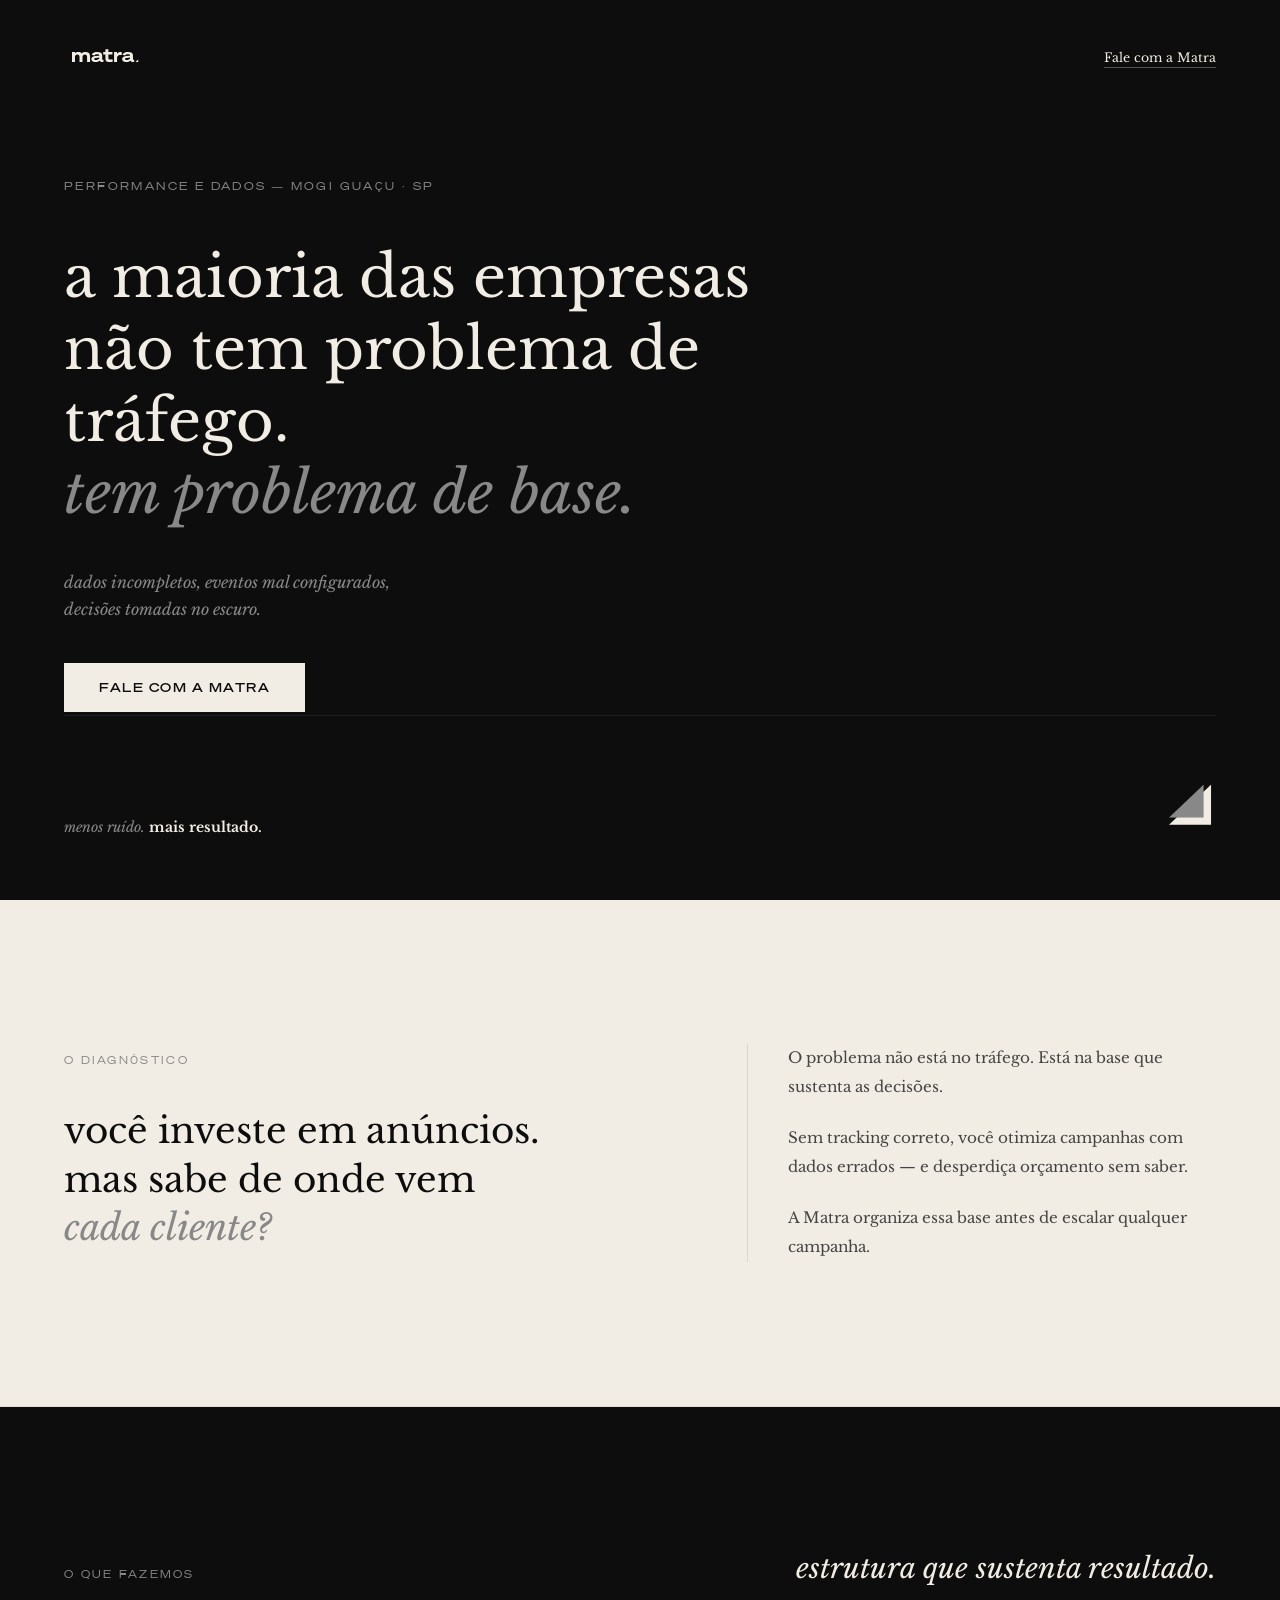
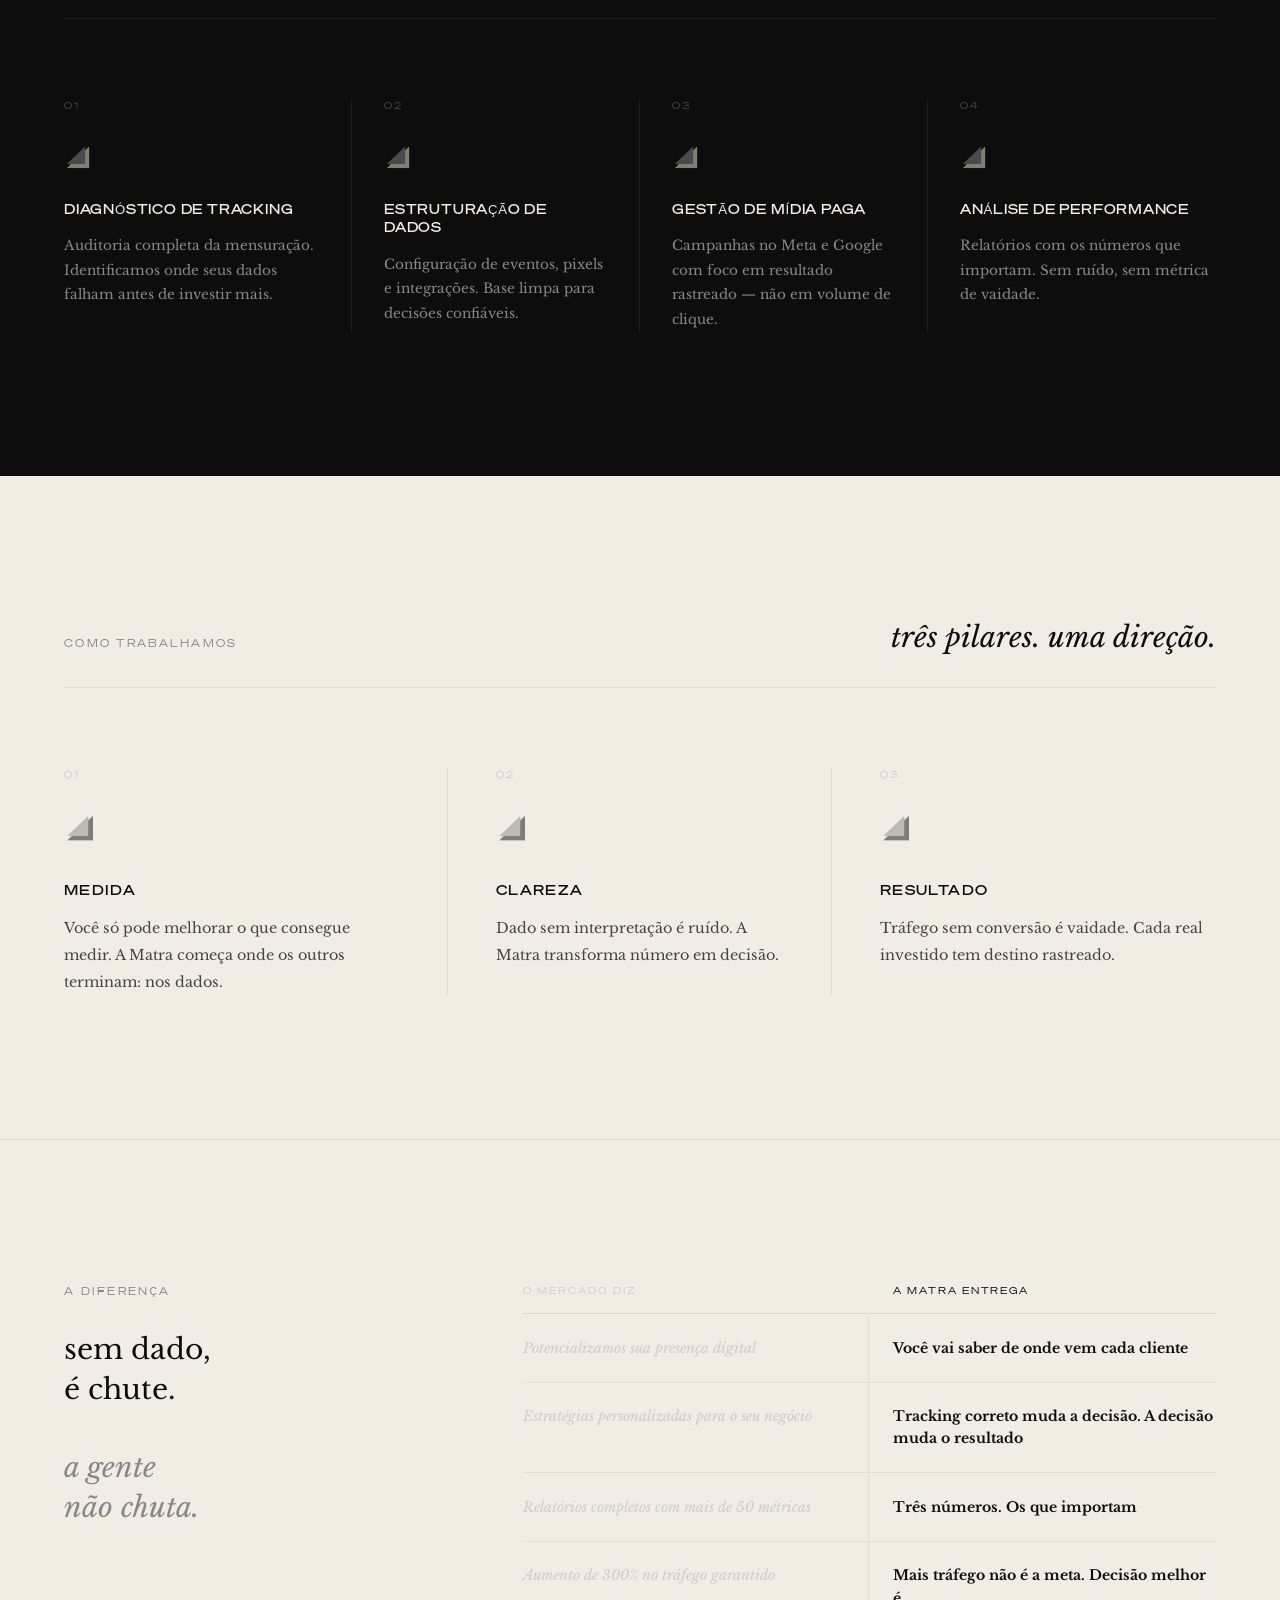
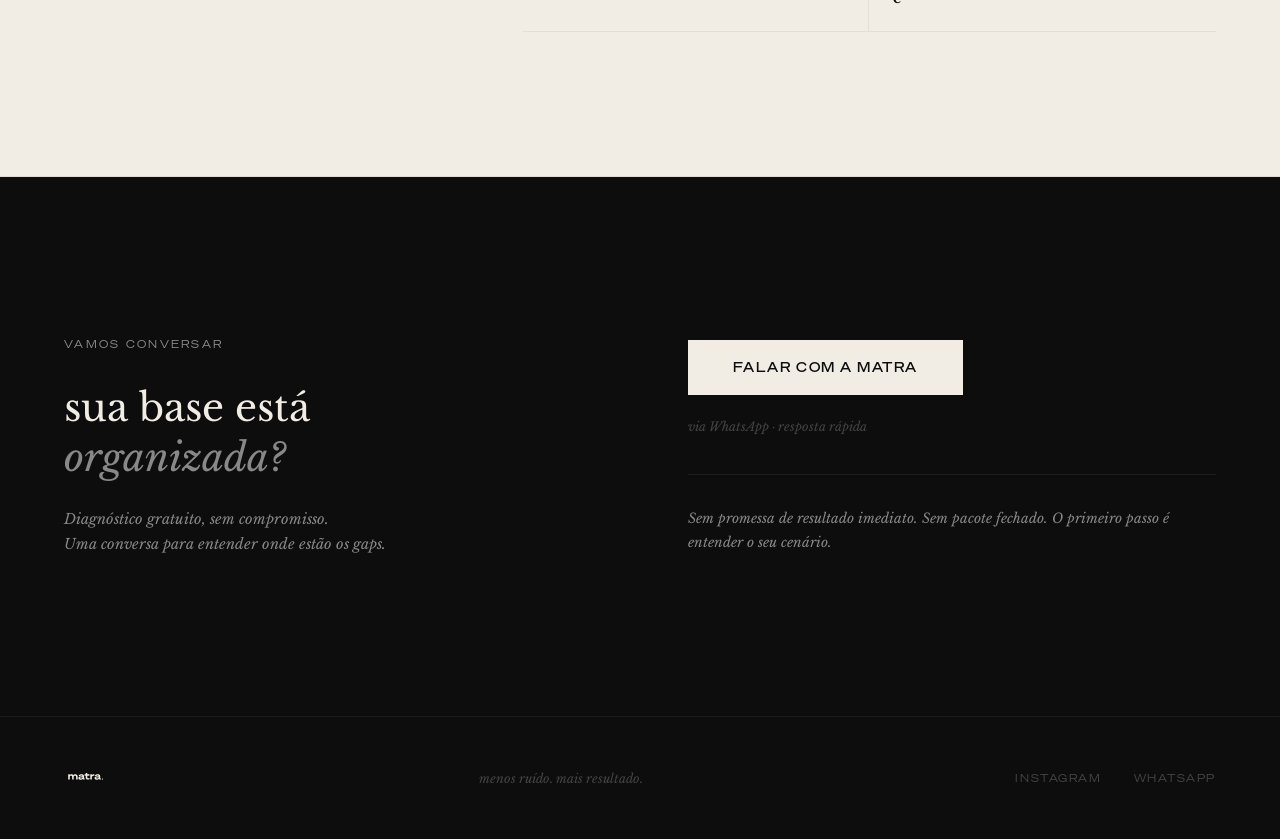
<file: matra-lp.html>
<!DOCTYPE html>
<html lang="pt-BR">
<head>
<meta charset="UTF-8">
<meta name="viewport" content="width=device-width, initial-scale=1.0">
<title>Matra — menos ruído. mais resultado.</title>
<link href="https://fonts.googleapis.com/css2?family=Libre+Baskerville:ital,wght@0,400;0,700;1,400&display=swap" rel="stylesheet">
<style>
@font-face { font-family:'SohneBreit'; src:url('[data-uri]') format('opentype'); font-weight:300; font-style:normal }
@font-face { font-family:'SohneBreit'; src:url('[data-uri]') format('opentype'); font-weight:300; font-style:italic }
@font-face { font-family:'SohneBreit'; src:url('[data-uri]') format('opentype'); font-weight:500; font-style:normal }
@font-face { font-family:'SohneBreit'; src:url('[data-uri]') format('opentype'); font-weight:600; font-style:normal }
:root { --preto:#0d0d0d; --offwhite:#f2ede4; --cinza:#888888; --cinza-claro:#cccccc; --cinza-escuro:#444444 }
*,*::before,*::after{margin:0;padding:0;box-sizing:border-box}
html{scroll-behavior:smooth}
body{background:var(--offwhite);color:var(--preto);font-family:'Libre Baskerville',Georgia,serif;overflow-x:hidden}
nav{position:fixed;top:0;left:0;right:0;z-index:100;display:flex;justify-content:space-between;align-items:center;padding:1.2rem 4rem;background:var(--preto)}
.nav-logo svg{height:80px;width:auto;display:block}
.nav-cta{font-family:'Libre Baskerville',serif;font-size:.78rem;color:var(--offwhite);text-decoration:none;border-bottom:1px solid rgba(242,237,228,.3);padding-bottom:2px;transition:border-color .3s}
.nav-cta:hover{border-color:var(--offwhite)}
.hero{min-height:100vh;background:var(--preto);display:grid;grid-template-rows:1fr auto;padding:11rem 4rem 4rem;overflow:hidden}
.hero-content{display:flex;flex-direction:column;justify-content:center;max-width:780px}
.hero-eyebrow{font-family:'SohneBreit',sans-serif;font-weight:300;font-size:.68rem;letter-spacing:.22em;text-transform:uppercase;color:var(--cinza);margin-bottom:3rem;opacity:0;animation:fadeUp .7s ease forwards .2s}
.hero-headline{font-family:'Libre Baskerville',serif;font-size:clamp(2.2rem,4.5vw,3.8rem);font-weight:400;color:var(--offwhite);line-height:1.25;margin-bottom:2.5rem;opacity:0;animation:fadeUp .7s ease forwards .35s}
.hero-headline em{font-style:italic;color:var(--cinza)}
.hero-sub{font-family:'Libre Baskerville',serif;font-size:1rem;font-style:italic;color:var(--cinza);line-height:1.7;max-width:480px;opacity:0;animation:fadeUp .7s ease forwards .5s}
.hero-bottom{display:flex;justify-content:space-between;align-items:flex-end;padding-top:4rem;border-top:1px solid rgba(242,237,228,.08);opacity:0;animation:fadeUp .7s ease forwards .65s}
.hero-slogan{font-family:'Libre Baskerville',serif;font-size:.88rem;color:var(--cinza);font-style:italic}
.hero-slogan strong{color:var(--offwhite);font-style:normal}
.hero-icone{width:52px;height:auto}
.hero-icone svg{width:100%;height:auto}
.problema{padding:9rem 4rem;display:grid;grid-template-columns:5fr 4fr;gap:6rem;align-items:center;border-bottom:1px solid rgba(13,13,13,.08)}
.problema-label{font-family:'SohneBreit',sans-serif;font-weight:300;font-size:.65rem;letter-spacing:.22em;text-transform:uppercase;color:var(--cinza);margin-bottom:2.5rem;display:block}
.problema-headline{font-size:clamp(1.6rem,2.8vw,2.4rem);font-weight:400;line-height:1.35;color:var(--preto)}
.problema-headline em{font-style:italic;color:var(--cinza)}
.problema-direita{padding-left:2.5rem;border-left:1px solid rgba(13,13,13,.1)}
.problema-direita p{font-size:.95rem;line-height:1.9;color:var(--cinza-escuro);margin-bottom:1.4rem}
.problema-direita p:last-child{margin-bottom:0}
.servicos{background:var(--preto);padding:9rem 4rem}
.servicos-header{display:flex;justify-content:space-between;align-items:baseline;margin-bottom:5rem;padding-bottom:2rem;border-bottom:1px solid rgba(242,237,228,.08)}
.servicos-label{font-family:'SohneBreit',sans-serif;font-weight:300;font-size:.65rem;letter-spacing:.22em;text-transform:uppercase;color:var(--cinza)}
.servicos-titulo{font-family:'Libre Baskerville',serif;font-size:clamp(1.4rem,2.2vw,2rem);font-weight:400;font-style:italic;color:var(--offwhite)}
.servicos-grid{display:grid;grid-template-columns:repeat(4,1fr)}
.servico{padding:0 2rem 0 0;border-right:1px solid rgba(242,237,228,.07)}
.servico:last-child{border-right:none;padding-right:0}
.servico:not(:first-child){padding-left:2rem}
.servico-num{font-family:'SohneBreit',sans-serif;font-weight:300;font-size:.6rem;letter-spacing:.2em;color:var(--cinza-escuro);display:block;margin-bottom:2rem}
.servico-icone{width:28px;height:auto;margin-bottom:1.5rem;opacity:.5}
.servico-icone svg{width:100%;height:auto}
.servico-nome{font-family:'SohneBreit',sans-serif;font-weight:500;font-size:.82rem;letter-spacing:.06em;text-transform:uppercase;color:var(--offwhite);margin-bottom:1rem;line-height:1.4}
.servico-desc{font-family:'Libre Baskerville',serif;font-size:.85rem;line-height:1.8;color:var(--cinza)}
.pilares{padding:9rem 4rem;border-bottom:1px solid rgba(13,13,13,.08)}
.pilares-header{display:flex;justify-content:space-between;align-items:baseline;margin-bottom:5rem;padding-bottom:2rem;border-bottom:1px solid rgba(13,13,13,.08)}
.pilares-label{font-family:'SohneBreit',sans-serif;font-weight:300;font-size:.65rem;letter-spacing:.22em;text-transform:uppercase;color:var(--cinza)}
.pilares-titulo{font-family:'Libre Baskerville',serif;font-size:clamp(1.4rem,2.2vw,2rem);font-weight:400;font-style:italic;color:var(--preto)}
.pilares-grid{display:grid;grid-template-columns:repeat(3,1fr)}
.pilar{padding:0 3rem 0 0;border-right:1px solid rgba(13,13,13,.08)}
.pilar:last-child{border-right:none;padding-right:0}
.pilar:not(:first-child){padding-left:3rem}
.pilar-num{font-family:'SohneBreit',sans-serif;font-weight:300;font-size:.6rem;letter-spacing:.2em;color:var(--cinza-claro);display:block;margin-bottom:2rem}
.pilar-icone{width:32px;height:auto;margin-bottom:2rem;opacity:.5}
.pilar-icone svg{width:100%;height:auto}
.pilar-nome{font-family:'SohneBreit',sans-serif;font-weight:500;font-size:.85rem;letter-spacing:.1em;text-transform:uppercase;color:var(--preto);margin-bottom:1rem}
.pilar-desc{font-size:.9rem;line-height:1.85;color:var(--cinza-escuro)}
.diferencial{padding:9rem 4rem;display:grid;grid-template-columns:1fr 2fr;gap:7rem;align-items:start;border-bottom:1px solid rgba(13,13,13,.08)}
.diferencial-left{position:sticky;top:8rem}
.diferencial-label{font-family:'SohneBreit',sans-serif;font-weight:300;font-size:.65rem;letter-spacing:.22em;text-transform:uppercase;color:var(--cinza);margin-bottom:2rem;display:block}
.diferencial-titulo{font-size:clamp(1.4rem,2.2vw,2rem);font-weight:400;line-height:1.4;color:var(--preto)}
.diferencial-titulo em{font-style:italic;color:var(--cinza)}
.comparacao{display:flex;flex-direction:column}
.comp-header-row{display:grid;grid-template-columns:1fr 1fr;padding-bottom:1rem;border-bottom:1px solid rgba(13,13,13,.1)}
.comp-col-label{font-family:'SohneBreit',sans-serif;font-weight:300;font-size:.6rem;letter-spacing:.2em;text-transform:uppercase;padding-right:1.5rem}
.comp-col-label.nao{color:var(--cinza-claro)}
.comp-col-label.sim{color:var(--preto);padding-left:1.5rem;padding-right:0}
.comp-item{display:grid;grid-template-columns:1fr 1fr;border-bottom:1px solid rgba(13,13,13,.06)}
.comp-nao{padding:1.4rem 1.5rem 1.4rem 0;border-right:1px solid rgba(13,13,13,.06)}
.comp-sim{padding:1.4rem 0 1.4rem 1.5rem}
.comp-nao p{font-size:.88rem;line-height:1.6;color:var(--cinza-claro);font-style:italic}
.comp-sim p{font-size:.88rem;line-height:1.6;color:var(--preto);font-weight:700}
.cta{background:var(--preto);padding:10rem 4rem;display:grid;grid-template-columns:1fr 1fr;gap:6rem;align-items:center}
.cta-label{font-family:'SohneBreit',sans-serif;font-weight:300;font-size:.65rem;letter-spacing:.22em;text-transform:uppercase;color:var(--cinza);margin-bottom:2rem;display:block}
.cta-headline{font-size:clamp(1.8rem,3vw,2.8rem);font-weight:400;line-height:1.3;color:var(--offwhite);margin-bottom:1.5rem}
.cta-headline em{font-style:italic;color:var(--cinza)}
.cta-sub{font-size:.9rem;color:var(--cinza);font-style:italic;line-height:1.7}
.cta-right{display:flex;flex-direction:column;align-items:flex-start;gap:1.5rem}
.cta-btn{display:inline-block;background:var(--offwhite);color:var(--preto);font-family:'SohneBreit',sans-serif;font-weight:500;font-size:.8rem;letter-spacing:.12em;text-transform:uppercase;text-decoration:none;padding:1.2rem 2.8rem;transition:background .3s,color .3s,outline .3s}
.cta-btn:hover{background:transparent;color:var(--offwhite);outline:1px solid var(--offwhite)}
.cta-nota{font-size:.78rem;color:var(--cinza-escuro);font-style:italic}
.cta-diagnostico{margin-top:1rem;padding-top:2rem;border-top:1px solid rgba(242,237,228,.08)}
.cta-diagnostico p{font-size:.85rem;color:var(--cinza);line-height:1.7;font-style:italic}
footer{background:var(--preto);padding:2.5rem 4rem;display:flex;justify-content:space-between;align-items:center;border-top:1px solid rgba(242,237,228,.06)}
.footer-logo svg{height:42px;width:auto;display:block}
.footer-slogan{font-family:'Libre Baskerville',serif;font-size:.78rem;color:var(--cinza-escuro);font-style:italic}
.footer-links{display:flex;gap:2rem}
.footer-links a{font-family:'SohneBreit',sans-serif;font-weight:300;font-size:.65rem;letter-spacing:.15em;text-transform:uppercase;color:var(--cinza-escuro);text-decoration:none;transition:color .3s}
.footer-links a:hover{color:var(--offwhite)}

.hero-cta{display:inline-block;align-self:flex-start;margin-top:2.5rem;background:var(--offwhite);color:var(--preto);font-family:'SohneBreit',sans-serif;font-weight:500;font-size:.78rem;letter-spacing:.12em;text-transform:uppercase;text-decoration:none;padding:1rem 2.2rem;transition:background .3s,color .3s,outline .3s;opacity:0;animation:fadeUp .7s ease forwards .6s;width:auto}
.hero-cta:hover{background:transparent;color:var(--offwhite);outline:1px solid var(--offwhite)}
@keyframes fadeUp{from{opacity:0;transform:translateY(16px)}to{opacity:1;transform:translateY(0)}}
.reveal{opacity:0;transform:translateY(20px);transition:opacity .65s ease,transform .65s ease}
.reveal.visible{opacity:1;transform:translateY(0)}
@media(max-width:900px){
  nav{padding:1.4rem 1.5rem}
  .nav-logo svg{height:22px}
  .hero{padding:7rem 1.5rem 3rem}
  .hero-bottom{flex-direction:column;gap:1.5rem;align-items:flex-start}
  .problema{grid-template-columns:1fr;padding:5rem 1.5rem;gap:3rem}
  .problema-direita{padding-left:1.5rem}
  .servicos{padding:5rem 1.5rem}
  .servicos-header{flex-direction:column;gap:1rem}
  .servicos-grid{grid-template-columns:1fr}
  .servico{border-right:none;border-bottom:1px solid rgba(242,237,228,.07);padding:2rem 0}
  .servico:not(:first-child){padding-left:0}
  .servico:last-child{border-bottom:none}
  .pilares{padding:5rem 1.5rem}
  .pilares-header{flex-direction:column;gap:1rem}
  .pilares-grid{grid-template-columns:1fr}
  .pilar{border-right:none;border-bottom:1px solid rgba(13,13,13,.08);padding:2rem 0}
  .pilar:not(:first-child){padding-left:0}
  .pilar:last-child{border-bottom:none}
  .diferencial{grid-template-columns:1fr;padding:5rem 1.5rem;gap:3rem}
  .diferencial-left{position:static}
  .cta{grid-template-columns:1fr;padding:5rem 1.5rem;gap:3rem}
  .cta-right{align-items:stretch}
  .cta-btn{text-align:center}
  footer{flex-direction:column;gap:1.5rem;padding:2rem 1.5rem;text-align:center}
  .footer-links{justify-content:center}
}
</style>
</head>
<body>

<nav>
  <a href="#" class="nav-logo"><svg xmlns="http://www.w3.org/2000/svg" xmlns:xlink="http://www.w3.org/1999/xlink" width="500" zoomAndPan="magnify" viewBox="0 0 375 374.999991" height="500" preserveAspectRatio="xMidYMid meet" version="1.0"><defs><g/><clipPath id="325ab477de"><rect x="0" width="299" y="0" height="118"/></clipPath><clipPath id="0999985724"><path d="M 334.136719 188.25 L 349 188.25 L 349 202.5 L 334.136719 202.5 Z M 334.136719 188.25 " clip-rule="nonzero"/></clipPath></defs><g transform="matrix(1, 0, 0, 1, 32, 110)"><g clip-path="url(#325ab477de)"><g fill="#f2ede4" fill-opacity="1"><g transform="translate(1.12671, 91.124815)"><g><path d="M 4.28125 0 L 4.28125 -46.015625 L 18.25 -46.015625 L 18.25 -40.515625 C 20 -42.429688 22.164062 -43.984375 24.75 -45.171875 C 27.34375 -46.367188 30.414062 -46.96875 33.96875 -46.96875 C 37.394531 -46.96875 40.519531 -46.285156 43.34375 -44.921875 C 46.164062 -43.554688 48.394531 -41.59375 50.03125 -39.03125 C 52.070312 -41.300781 54.570312 -43.191406 57.53125 -44.703125 C 60.5 -46.210938 64.109375 -46.96875 68.359375 -46.96875 C 74.828125 -46.96875 79.878906 -45.085938 83.515625 -41.328125 C 87.148438 -37.578125 88.96875 -32.445312 88.96875 -25.9375 L 88.96875 0 L 75 0 L 75 -22.53125 C 75 -26.3125 74.171875 -29.265625 72.515625 -31.390625 C 70.859375 -33.515625 68.28125 -34.578125 64.78125 -34.578125 C 61.113281 -34.578125 58.332031 -33.515625 56.4375 -31.390625 C 54.550781 -29.265625 53.609375 -26.28125 53.609375 -22.4375 L 53.609375 0 L 39.640625 0 L 39.640625 -22.53125 C 39.640625 -26.3125 38.804688 -29.265625 37.140625 -31.390625 C 35.484375 -33.515625 32.910156 -34.578125 29.421875 -34.578125 C 25.753906 -34.578125 22.972656 -33.515625 21.078125 -31.390625 C 19.191406 -29.265625 18.25 -26.28125 18.25 -22.4375 L 18.25 0 Z M 4.28125 0 "/></g></g></g><g fill="#f2ede4" fill-opacity="1"><g transform="translate(94.637956, 91.124815)"><g><path d="M 21.125 0.953125 C 17.34375 0.953125 13.984375 0.398438 11.046875 -0.703125 C 8.109375 -1.804688 5.804688 -3.421875 4.140625 -5.546875 C 2.484375 -7.671875 1.65625 -10.242188 1.65625 -13.265625 C 1.65625 -16.296875 2.46875 -18.816406 4.09375 -20.828125 C 5.726562 -22.835938 7.957031 -24.40625 10.78125 -25.53125 C 13.601562 -26.664062 16.820312 -27.410156 20.4375 -27.765625 L 38.765625 -29.421875 L 38.765625 -29.6875 C 38.765625 -31.4375 37.960938 -32.921875 36.359375 -34.140625 C 34.765625 -35.359375 32.101562 -35.96875 28.375 -35.96875 C 25.226562 -35.96875 22.535156 -35.382812 20.296875 -34.21875 C 18.054688 -33.0625 16.585938 -31.582031 15.890625 -29.78125 L 3.3125 -33.171875 C 4.300781 -35.972656 6.003906 -38.40625 8.421875 -40.46875 C 10.835938 -42.53125 13.820312 -44.128906 17.375 -45.265625 C 20.925781 -46.398438 24.796875 -46.96875 28.984375 -46.96875 C 36.316406 -46.96875 42.035156 -45.515625 46.140625 -42.609375 C 50.242188 -39.703125 52.296875 -35.363281 52.296875 -29.59375 L 52.296875 -12.828125 C 52.296875 -11.609375 52.671875 -10.75 53.421875 -10.25 C 54.179688 -9.757812 55.785156 -9.773438 58.234375 -10.296875 L 58.234375 0 C 53.109375 0.925781 49.09375 0.851562 46.1875 -0.21875 C 43.28125 -1.289062 41.242188 -2.90625 40.078125 -5.0625 C 37.984375 -3.257812 35.316406 -1.804688 32.078125 -0.703125 C 28.847656 0.398438 25.195312 0.953125 21.125 0.953125 Z M 38.765625 -17.640625 L 38.765625 -20.078125 L 22.4375 -18.421875 C 20.050781 -18.191406 18.242188 -17.738281 17.015625 -17.0625 C 15.796875 -16.394531 15.1875 -15.304688 15.1875 -13.796875 C 15.1875 -12.335938 15.925781 -11.210938 17.40625 -10.421875 C 18.894531 -9.640625 20.976562 -9.25 23.65625 -9.25 C 26.039062 -9.25 28.394531 -9.582031 30.71875 -10.25 C 33.050781 -10.925781 34.972656 -11.890625 36.484375 -13.140625 C 38.003906 -14.390625 38.765625 -15.890625 38.765625 -17.640625 Z M 38.765625 -17.640625 "/></g></g></g><g fill="#f2ede4" fill-opacity="1"><g transform="translate(151.827353, 91.124815)"><g><path d="M 10.390625 -14.9375 L 10.390625 -34.484375 L -0.09375 -34.484375 L -0.09375 -46.015625 L 10.390625 -46.015625 L 10.390625 -58.765625 L 24.09375 -58.765625 L 24.09375 -46.015625 L 43.21875 -46.015625 L 43.21875 -34.484375 L 24.09375 -34.484375 L 24.09375 -18.078125 C 24.09375 -15.566406 24.804688 -13.800781 26.234375 -12.78125 C 27.660156 -11.769531 29.828125 -11.265625 32.734375 -11.265625 C 34.546875 -11.265625 36.28125 -11.453125 37.9375 -11.828125 C 39.59375 -12.203125 41.179688 -12.65625 42.703125 -13.1875 L 45.234375 -2.09375 C 43.253906 -1.332031 40.878906 -0.675781 38.109375 -0.125 C 35.347656 0.425781 32.335938 0.703125 29.078125 0.703125 C 25.640625 0.703125 22.492188 0.179688 19.640625 -0.859375 C 16.785156 -1.910156 14.53125 -3.585938 12.875 -5.890625 C 11.21875 -8.191406 10.390625 -11.207031 10.390625 -14.9375 Z M 10.390625 -14.9375 "/></g></g></g><g fill="#f2ede4" fill-opacity="1"><g transform="translate(198.36471, 91.124815)"><g><path d="M 40.34375 -45.75 L 40.34375 -32.21875 C 39.289062 -32.394531 38.398438 -32.539062 37.671875 -32.65625 C 36.941406 -32.769531 35.96875 -32.828125 34.75 -32.828125 C 31.550781 -32.828125 28.695312 -32.359375 26.1875 -31.421875 C 23.6875 -30.492188 21.738281 -29 20.34375 -26.9375 C 18.945312 -24.875 18.25 -22.125 18.25 -18.6875 L 18.25 0 L 4.28125 0 L 4.28125 -46.015625 L 18.25 -46.015625 L 18.25 -38.0625 C 20.28125 -40.976562 22.691406 -43.078125 25.484375 -44.359375 C 28.285156 -45.640625 31.550781 -46.28125 35.28125 -46.28125 C 36.320312 -46.28125 37.25 -46.21875 38.0625 -46.09375 C 38.882812 -45.976562 39.644531 -45.863281 40.34375 -45.75 Z M 40.34375 -45.75 "/></g></g></g><g fill="#f2ede4" fill-opacity="1"><g transform="translate(238.964825, 91.124815)"><g><path d="M 21.125 0.953125 C 17.34375 0.953125 13.984375 0.398438 11.046875 -0.703125 C 8.109375 -1.804688 5.804688 -3.421875 4.140625 -5.546875 C 2.484375 -7.671875 1.65625 -10.242188 1.65625 -13.265625 C 1.65625 -16.296875 2.46875 -18.816406 4.09375 -20.828125 C 5.726562 -22.835938 7.957031 -24.40625 10.78125 -25.53125 C 13.601562 -26.664062 16.820312 -27.410156 20.4375 -27.765625 L 38.765625 -29.421875 L 38.765625 -29.6875 C 38.765625 -31.4375 37.960938 -32.921875 36.359375 -34.140625 C 34.765625 -35.359375 32.101562 -35.96875 28.375 -35.96875 C 25.226562 -35.96875 22.535156 -35.382812 20.296875 -34.21875 C 18.054688 -33.0625 16.585938 -31.582031 15.890625 -29.78125 L 3.3125 -33.171875 C 4.300781 -35.972656 6.003906 -38.40625 8.421875 -40.46875 C 10.835938 -42.53125 13.820312 -44.128906 17.375 -45.265625 C 20.925781 -46.398438 24.796875 -46.96875 28.984375 -46.96875 C 36.316406 -46.96875 42.035156 -45.515625 46.140625 -42.609375 C 50.242188 -39.703125 52.296875 -35.363281 52.296875 -29.59375 L 52.296875 -12.828125 C 52.296875 -11.609375 52.671875 -10.75 53.421875 -10.25 C 54.179688 -9.757812 55.785156 -9.773438 58.234375 -10.296875 L 58.234375 0 C 53.109375 0.925781 49.09375 0.851562 46.1875 -0.21875 C 43.28125 -1.289062 41.242188 -2.90625 40.078125 -5.0625 C 37.984375 -3.257812 35.316406 -1.804688 32.078125 -0.703125 C 28.847656 0.398438 25.195312 0.953125 21.125 0.953125 Z M 38.765625 -17.640625 L 38.765625 -20.078125 L 22.4375 -18.421875 C 20.050781 -18.191406 18.242188 -17.738281 17.015625 -17.0625 C 15.796875 -16.394531 15.1875 -15.304688 15.1875 -13.796875 C 15.1875 -12.335938 15.925781 -11.210938 17.40625 -10.421875 C 18.894531 -9.640625 20.976562 -9.25 23.65625 -9.25 C 26.039062 -9.25 28.394531 -9.582031 30.71875 -10.25 C 33.050781 -10.925781 34.972656 -11.890625 36.484375 -13.140625 C 38.003906 -14.390625 38.765625 -15.890625 38.765625 -17.640625 Z M 38.765625 -17.640625 "/></g></g></g></g></g><g clip-path="url(#0999985724)"><path fill="#f2ede4" d="M 348.839844 188.253906 L 348.839844 202.320312 L 334.136719 202.320312 " fill-opacity="1" fill-rule="nonzero"/></g></svg></a>
  <a href="#contato" class="nav-cta">Fale com a Matra</a>
</nav>

<section class="hero">
  <div class="hero-content">
    <p class="hero-eyebrow">Performance e dados — Mogi Guaçu · SP</p>
    <h1 class="hero-headline">
      a maioria das empresas<br>
      não tem problema de tráfego.<br>
      <em>tem problema de base.</em>
    </h1>
    <p class="hero-sub">dados incompletos, eventos mal configurados,<br>decisões tomadas no escuro.</p>
    <a href="#contato" class="hero-cta">Fale com a Matra</a>
  </div>
  <div class="hero-bottom">
    <p class="hero-slogan">menos ruído. <strong>mais resultado.</strong></p>
    <div class="hero-icone"><svg xmlns="http://www.w3.org/2000/svg" xmlns:xlink="http://www.w3.org/1999/xlink" width="500" zoomAndPan="magnify" viewBox="0 0 375 374.999991" height="500" preserveAspectRatio="xMidYMid meet" version="1.0"><defs><clipPath id="18575fb44c"><path d="M 0.722656 0.566406 L 306.390625 0.566406 L 306.390625 292.507812 L 0.722656 292.507812 Z M 0.722656 0.566406 " clip-rule="nonzero"/></clipPath><clipPath id="d22c02f106"><path d="M 0.722656 0.566406 L 253 0.566406 L 253 241.257812 L 0.722656 241.257812 Z M 0.722656 0.566406 " clip-rule="nonzero"/></clipPath><clipPath id="5d40cb3705"><rect x="0" width="307" y="0" height="293"/></clipPath></defs><g transform="matrix(1, 0, 0, 1, 34, 31)"><g clip-path="url(#5d40cb3705)"><g clip-path="url(#18575fb44c)"><path fill="#f2ede4" d="M 306.253906 0.570312 L 306.253906 292.789062 L 0.722656 292.789062 " fill-opacity="1" fill-rule="nonzero"/></g><g clip-path="url(#d22c02f106)"><path fill="#888888" d="M 252.835938 0.578125 L 252.835938 241.703125 L 0.722656 241.703125 " fill-opacity="1" fill-rule="nonzero"/></g></g></g></svg></div>
  </div>
</section>

<section class="problema">
  <div class="reveal">
    <span class="problema-label">O diagnóstico</span>
    <h2 class="problema-headline">você investe em anúncios.<br>mas sabe de onde vem<br><em>cada cliente?</em></h2>
  </div>
  <div class="problema-direita reveal">
    <p>O problema não está no tráfego. Está na base que sustenta as decisões.</p>
    <p>Sem tracking correto, você otimiza campanhas com dados errados — e desperdiça orçamento sem saber.</p>
    <p>A Matra organiza essa base antes de escalar qualquer campanha.</p>
  </div>
</section>

<section class="servicos">
  <div class="servicos-header reveal">
    <span class="servicos-label">O que fazemos</span>
    <h2 class="servicos-titulo">estrutura que sustenta resultado.</h2>
  </div>
  <div class="servicos-grid">
    <div class="servico reveal">
      <span class="servico-num">01</span>
      <div class="servico-icone"><svg xmlns="http://www.w3.org/2000/svg" xmlns:xlink="http://www.w3.org/1999/xlink" width="500" zoomAndPan="magnify" viewBox="0 0 375 374.999991" height="500" preserveAspectRatio="xMidYMid meet" version="1.0"><defs><clipPath id="18575fb44c"><path d="M 0.722656 0.566406 L 306.390625 0.566406 L 306.390625 292.507812 L 0.722656 292.507812 Z M 0.722656 0.566406 " clip-rule="nonzero"/></clipPath><clipPath id="d22c02f106"><path d="M 0.722656 0.566406 L 253 0.566406 L 253 241.257812 L 0.722656 241.257812 Z M 0.722656 0.566406 " clip-rule="nonzero"/></clipPath><clipPath id="5d40cb3705"><rect x="0" width="307" y="0" height="293"/></clipPath></defs><g transform="matrix(1, 0, 0, 1, 34, 31)"><g clip-path="url(#5d40cb3705)"><g clip-path="url(#18575fb44c)"><path fill="#f2ede4" d="M 306.253906 0.570312 L 306.253906 292.789062 L 0.722656 292.789062 " fill-opacity="1" fill-rule="nonzero"/></g><g clip-path="url(#d22c02f106)"><path fill="#888888" d="M 252.835938 0.578125 L 252.835938 241.703125 L 0.722656 241.703125 " fill-opacity="1" fill-rule="nonzero"/></g></g></g></svg></div>
      <h3 class="servico-nome">Diagnóstico de tracking</h3>
      <p class="servico-desc">Auditoria completa da mensuração. Identificamos onde seus dados falham antes de investir mais.</p>
    </div>
    <div class="servico reveal">
      <span class="servico-num">02</span>
      <div class="servico-icone"><svg xmlns="http://www.w3.org/2000/svg" xmlns:xlink="http://www.w3.org/1999/xlink" width="500" zoomAndPan="magnify" viewBox="0 0 375 374.999991" height="500" preserveAspectRatio="xMidYMid meet" version="1.0"><defs><clipPath id="18575fb44c"><path d="M 0.722656 0.566406 L 306.390625 0.566406 L 306.390625 292.507812 L 0.722656 292.507812 Z M 0.722656 0.566406 " clip-rule="nonzero"/></clipPath><clipPath id="d22c02f106"><path d="M 0.722656 0.566406 L 253 0.566406 L 253 241.257812 L 0.722656 241.257812 Z M 0.722656 0.566406 " clip-rule="nonzero"/></clipPath><clipPath id="5d40cb3705"><rect x="0" width="307" y="0" height="293"/></clipPath></defs><g transform="matrix(1, 0, 0, 1, 34, 31)"><g clip-path="url(#5d40cb3705)"><g clip-path="url(#18575fb44c)"><path fill="#f2ede4" d="M 306.253906 0.570312 L 306.253906 292.789062 L 0.722656 292.789062 " fill-opacity="1" fill-rule="nonzero"/></g><g clip-path="url(#d22c02f106)"><path fill="#888888" d="M 252.835938 0.578125 L 252.835938 241.703125 L 0.722656 241.703125 " fill-opacity="1" fill-rule="nonzero"/></g></g></g></svg></div>
      <h3 class="servico-nome">Estruturação de dados</h3>
      <p class="servico-desc">Configuração de eventos, pixels e integrações. Base limpa para decisões confiáveis.</p>
    </div>
    <div class="servico reveal">
      <span class="servico-num">03</span>
      <div class="servico-icone"><svg xmlns="http://www.w3.org/2000/svg" xmlns:xlink="http://www.w3.org/1999/xlink" width="500" zoomAndPan="magnify" viewBox="0 0 375 374.999991" height="500" preserveAspectRatio="xMidYMid meet" version="1.0"><defs><clipPath id="18575fb44c"><path d="M 0.722656 0.566406 L 306.390625 0.566406 L 306.390625 292.507812 L 0.722656 292.507812 Z M 0.722656 0.566406 " clip-rule="nonzero"/></clipPath><clipPath id="d22c02f106"><path d="M 0.722656 0.566406 L 253 0.566406 L 253 241.257812 L 0.722656 241.257812 Z M 0.722656 0.566406 " clip-rule="nonzero"/></clipPath><clipPath id="5d40cb3705"><rect x="0" width="307" y="0" height="293"/></clipPath></defs><g transform="matrix(1, 0, 0, 1, 34, 31)"><g clip-path="url(#5d40cb3705)"><g clip-path="url(#18575fb44c)"><path fill="#f2ede4" d="M 306.253906 0.570312 L 306.253906 292.789062 L 0.722656 292.789062 " fill-opacity="1" fill-rule="nonzero"/></g><g clip-path="url(#d22c02f106)"><path fill="#888888" d="M 252.835938 0.578125 L 252.835938 241.703125 L 0.722656 241.703125 " fill-opacity="1" fill-rule="nonzero"/></g></g></g></svg></div>
      <h3 class="servico-nome">Gestão de mídia paga</h3>
      <p class="servico-desc">Campanhas no Meta e Google com foco em resultado rastreado — não em volume de clique.</p>
    </div>
    <div class="servico reveal">
      <span class="servico-num">04</span>
      <div class="servico-icone"><svg xmlns="http://www.w3.org/2000/svg" xmlns:xlink="http://www.w3.org/1999/xlink" width="500" zoomAndPan="magnify" viewBox="0 0 375 374.999991" height="500" preserveAspectRatio="xMidYMid meet" version="1.0"><defs><clipPath id="18575fb44c"><path d="M 0.722656 0.566406 L 306.390625 0.566406 L 306.390625 292.507812 L 0.722656 292.507812 Z M 0.722656 0.566406 " clip-rule="nonzero"/></clipPath><clipPath id="d22c02f106"><path d="M 0.722656 0.566406 L 253 0.566406 L 253 241.257812 L 0.722656 241.257812 Z M 0.722656 0.566406 " clip-rule="nonzero"/></clipPath><clipPath id="5d40cb3705"><rect x="0" width="307" y="0" height="293"/></clipPath></defs><g transform="matrix(1, 0, 0, 1, 34, 31)"><g clip-path="url(#5d40cb3705)"><g clip-path="url(#18575fb44c)"><path fill="#f2ede4" d="M 306.253906 0.570312 L 306.253906 292.789062 L 0.722656 292.789062 " fill-opacity="1" fill-rule="nonzero"/></g><g clip-path="url(#d22c02f106)"><path fill="#888888" d="M 252.835938 0.578125 L 252.835938 241.703125 L 0.722656 241.703125 " fill-opacity="1" fill-rule="nonzero"/></g></g></g></svg></div>
      <h3 class="servico-nome">Análise de performance</h3>
      <p class="servico-desc">Relatórios com os números que importam. Sem ruído, sem métrica de vaidade.</p>
    </div>
  </div>
</section>

<section class="pilares">
  <div class="pilares-header reveal">
    <span class="pilares-label">Como trabalhamos</span>
    <h2 class="pilares-titulo">três pilares. uma direção.</h2>
  </div>
  <div class="pilares-grid">
    <div class="pilar reveal">
      <span class="pilar-num">01</span>
      <div class="pilar-icone"><svg xmlns="http://www.w3.org/2000/svg" xmlns:xlink="http://www.w3.org/1999/xlink" width="500" zoomAndPan="magnify" viewBox="0 0 375 374.999991" height="500" preserveAspectRatio="xMidYMid meet" version="1.0"><defs><clipPath id="ade520058c"><path d="M 0.722656 0.566406 L 306.390625 0.566406 L 306.390625 292.503906 L 0.722656 292.503906 Z M 0.722656 0.566406 " clip-rule="nonzero"/></clipPath><clipPath id="f0622bd559"><path d="M 0.722656 0.566406 L 253 0.566406 L 253 241.257812 L 0.722656 241.257812 Z M 0.722656 0.566406 " clip-rule="nonzero"/></clipPath><clipPath id="875da53e4f"><rect x="0" width="307" y="0" height="293"/></clipPath></defs><g transform="matrix(1, 0, 0, 1, 34, 31)"><g clip-path="url(#875da53e4f)"><g clip-path="url(#ade520058c)"><path fill="#0d0d0d" d="M 306.253906 0.570312 L 306.253906 292.789062 L 0.722656 292.789062 " fill-opacity="1" fill-rule="nonzero"/></g><g clip-path="url(#f0622bd559)"><path fill="#888888" d="M 252.835938 0.578125 L 252.835938 241.703125 L 0.722656 241.703125 " fill-opacity="1" fill-rule="nonzero"/></g></g></g></svg></div>
      <h3 class="pilar-nome">Medida</h3>
      <p class="pilar-desc">Você só pode melhorar o que consegue medir. A Matra começa onde os outros terminam: nos dados.</p>
    </div>
    <div class="pilar reveal">
      <span class="pilar-num">02</span>
      <div class="pilar-icone"><svg xmlns="http://www.w3.org/2000/svg" xmlns:xlink="http://www.w3.org/1999/xlink" width="500" zoomAndPan="magnify" viewBox="0 0 375 374.999991" height="500" preserveAspectRatio="xMidYMid meet" version="1.0"><defs><clipPath id="ade520058c"><path d="M 0.722656 0.566406 L 306.390625 0.566406 L 306.390625 292.503906 L 0.722656 292.503906 Z M 0.722656 0.566406 " clip-rule="nonzero"/></clipPath><clipPath id="f0622bd559"><path d="M 0.722656 0.566406 L 253 0.566406 L 253 241.257812 L 0.722656 241.257812 Z M 0.722656 0.566406 " clip-rule="nonzero"/></clipPath><clipPath id="875da53e4f"><rect x="0" width="307" y="0" height="293"/></clipPath></defs><g transform="matrix(1, 0, 0, 1, 34, 31)"><g clip-path="url(#875da53e4f)"><g clip-path="url(#ade520058c)"><path fill="#0d0d0d" d="M 306.253906 0.570312 L 306.253906 292.789062 L 0.722656 292.789062 " fill-opacity="1" fill-rule="nonzero"/></g><g clip-path="url(#f0622bd559)"><path fill="#888888" d="M 252.835938 0.578125 L 252.835938 241.703125 L 0.722656 241.703125 " fill-opacity="1" fill-rule="nonzero"/></g></g></g></svg></div>
      <h3 class="pilar-nome">Clareza</h3>
      <p class="pilar-desc">Dado sem interpretação é ruído. A Matra transforma número em decisão.</p>
    </div>
    <div class="pilar reveal">
      <span class="pilar-num">03</span>
      <div class="pilar-icone"><svg xmlns="http://www.w3.org/2000/svg" xmlns:xlink="http://www.w3.org/1999/xlink" width="500" zoomAndPan="magnify" viewBox="0 0 375 374.999991" height="500" preserveAspectRatio="xMidYMid meet" version="1.0"><defs><clipPath id="ade520058c"><path d="M 0.722656 0.566406 L 306.390625 0.566406 L 306.390625 292.503906 L 0.722656 292.503906 Z M 0.722656 0.566406 " clip-rule="nonzero"/></clipPath><clipPath id="f0622bd559"><path d="M 0.722656 0.566406 L 253 0.566406 L 253 241.257812 L 0.722656 241.257812 Z M 0.722656 0.566406 " clip-rule="nonzero"/></clipPath><clipPath id="875da53e4f"><rect x="0" width="307" y="0" height="293"/></clipPath></defs><g transform="matrix(1, 0, 0, 1, 34, 31)"><g clip-path="url(#875da53e4f)"><g clip-path="url(#ade520058c)"><path fill="#0d0d0d" d="M 306.253906 0.570312 L 306.253906 292.789062 L 0.722656 292.789062 " fill-opacity="1" fill-rule="nonzero"/></g><g clip-path="url(#f0622bd559)"><path fill="#888888" d="M 252.835938 0.578125 L 252.835938 241.703125 L 0.722656 241.703125 " fill-opacity="1" fill-rule="nonzero"/></g></g></g></svg></div>
      <h3 class="pilar-nome">Resultado</h3>
      <p class="pilar-desc">Tráfego sem conversão é vaidade. Cada real investido tem destino rastreado.</p>
    </div>
  </div>
</section>

<section class="diferencial">
  <div class="diferencial-left reveal">
    <span class="diferencial-label">A diferença</span>
    <h2 class="diferencial-titulo">sem dado,<br>é chute.<br><br><em>a gente<br>não chuta.</em></h2>
  </div>
  <div class="comparacao reveal">
    <div class="comp-header-row">
      <span class="comp-col-label nao">o mercado diz</span>
      <span class="comp-col-label sim">a Matra entrega</span>
    </div>
    <div class="comp-item">
      <div class="comp-nao"><p>Potencializamos sua presença digital</p></div>
      <div class="comp-sim"><p>Você vai saber de onde vem cada cliente</p></div>
    </div>
    <div class="comp-item">
      <div class="comp-nao"><p>Estratégias personalizadas para o seu negócio</p></div>
      <div class="comp-sim"><p>Tracking correto muda a decisão. A decisão muda o resultado</p></div>
    </div>
    <div class="comp-item">
      <div class="comp-nao"><p>Relatórios completos com mais de 50 métricas</p></div>
      <div class="comp-sim"><p>Três números. Os que importam</p></div>
    </div>
    <div class="comp-item">
      <div class="comp-nao"><p>Aumento de 300% no tráfego garantido</p></div>
      <div class="comp-sim"><p>Mais tráfego não é a meta. Decisão melhor é</p></div>
    </div>
  </div>
</section>

<section class="cta" id="contato">
  <div class="cta-left reveal">
    <span class="cta-label">Vamos conversar</span>
    <h2 class="cta-headline">sua base está<br><em>organizada?</em></h2>
    <p class="cta-sub">Diagnóstico gratuito, sem compromisso.<br>Uma conversa para entender onde estão os gaps.</p>
  </div>
  <div class="cta-right reveal">
    <a href="https://wa.me/5519999136342" class="cta-btn" target="_blank" rel="noopener">falar com a Matra</a>
    <p class="cta-nota">via WhatsApp · resposta rápida</p>
    <div class="cta-diagnostico">
      <p>Sem promessa de resultado imediato. Sem pacote fechado. O primeiro passo é entender o seu cenário.</p>
    </div>
  </div>
</section>

<footer>
  <div class="footer-logo"><svg xmlns="http://www.w3.org/2000/svg" xmlns:xlink="http://www.w3.org/1999/xlink" width="500" zoomAndPan="magnify" viewBox="0 0 375 374.999991" height="500" preserveAspectRatio="xMidYMid meet" version="1.0"><defs><g/><clipPath id="325ab477de"><rect x="0" width="299" y="0" height="118"/></clipPath><clipPath id="0999985724"><path d="M 334.136719 188.25 L 349 188.25 L 349 202.5 L 334.136719 202.5 Z M 334.136719 188.25 " clip-rule="nonzero"/></clipPath></defs><g transform="matrix(1, 0, 0, 1, 32, 110)"><g clip-path="url(#325ab477de)"><g fill="#f2ede4" fill-opacity="1"><g transform="translate(1.12671, 91.124815)"><g><path d="M 4.28125 0 L 4.28125 -46.015625 L 18.25 -46.015625 L 18.25 -40.515625 C 20 -42.429688 22.164062 -43.984375 24.75 -45.171875 C 27.34375 -46.367188 30.414062 -46.96875 33.96875 -46.96875 C 37.394531 -46.96875 40.519531 -46.285156 43.34375 -44.921875 C 46.164062 -43.554688 48.394531 -41.59375 50.03125 -39.03125 C 52.070312 -41.300781 54.570312 -43.191406 57.53125 -44.703125 C 60.5 -46.210938 64.109375 -46.96875 68.359375 -46.96875 C 74.828125 -46.96875 79.878906 -45.085938 83.515625 -41.328125 C 87.148438 -37.578125 88.96875 -32.445312 88.96875 -25.9375 L 88.96875 0 L 75 0 L 75 -22.53125 C 75 -26.3125 74.171875 -29.265625 72.515625 -31.390625 C 70.859375 -33.515625 68.28125 -34.578125 64.78125 -34.578125 C 61.113281 -34.578125 58.332031 -33.515625 56.4375 -31.390625 C 54.550781 -29.265625 53.609375 -26.28125 53.609375 -22.4375 L 53.609375 0 L 39.640625 0 L 39.640625 -22.53125 C 39.640625 -26.3125 38.804688 -29.265625 37.140625 -31.390625 C 35.484375 -33.515625 32.910156 -34.578125 29.421875 -34.578125 C 25.753906 -34.578125 22.972656 -33.515625 21.078125 -31.390625 C 19.191406 -29.265625 18.25 -26.28125 18.25 -22.4375 L 18.25 0 Z M 4.28125 0 "/></g></g></g><g fill="#f2ede4" fill-opacity="1"><g transform="translate(94.637956, 91.124815)"><g><path d="M 21.125 0.953125 C 17.34375 0.953125 13.984375 0.398438 11.046875 -0.703125 C 8.109375 -1.804688 5.804688 -3.421875 4.140625 -5.546875 C 2.484375 -7.671875 1.65625 -10.242188 1.65625 -13.265625 C 1.65625 -16.296875 2.46875 -18.816406 4.09375 -20.828125 C 5.726562 -22.835938 7.957031 -24.40625 10.78125 -25.53125 C 13.601562 -26.664062 16.820312 -27.410156 20.4375 -27.765625 L 38.765625 -29.421875 L 38.765625 -29.6875 C 38.765625 -31.4375 37.960938 -32.921875 36.359375 -34.140625 C 34.765625 -35.359375 32.101562 -35.96875 28.375 -35.96875 C 25.226562 -35.96875 22.535156 -35.382812 20.296875 -34.21875 C 18.054688 -33.0625 16.585938 -31.582031 15.890625 -29.78125 L 3.3125 -33.171875 C 4.300781 -35.972656 6.003906 -38.40625 8.421875 -40.46875 C 10.835938 -42.53125 13.820312 -44.128906 17.375 -45.265625 C 20.925781 -46.398438 24.796875 -46.96875 28.984375 -46.96875 C 36.316406 -46.96875 42.035156 -45.515625 46.140625 -42.609375 C 50.242188 -39.703125 52.296875 -35.363281 52.296875 -29.59375 L 52.296875 -12.828125 C 52.296875 -11.609375 52.671875 -10.75 53.421875 -10.25 C 54.179688 -9.757812 55.785156 -9.773438 58.234375 -10.296875 L 58.234375 0 C 53.109375 0.925781 49.09375 0.851562 46.1875 -0.21875 C 43.28125 -1.289062 41.242188 -2.90625 40.078125 -5.0625 C 37.984375 -3.257812 35.316406 -1.804688 32.078125 -0.703125 C 28.847656 0.398438 25.195312 0.953125 21.125 0.953125 Z M 38.765625 -17.640625 L 38.765625 -20.078125 L 22.4375 -18.421875 C 20.050781 -18.191406 18.242188 -17.738281 17.015625 -17.0625 C 15.796875 -16.394531 15.1875 -15.304688 15.1875 -13.796875 C 15.1875 -12.335938 15.925781 -11.210938 17.40625 -10.421875 C 18.894531 -9.640625 20.976562 -9.25 23.65625 -9.25 C 26.039062 -9.25 28.394531 -9.582031 30.71875 -10.25 C 33.050781 -10.925781 34.972656 -11.890625 36.484375 -13.140625 C 38.003906 -14.390625 38.765625 -15.890625 38.765625 -17.640625 Z M 38.765625 -17.640625 "/></g></g></g><g fill="#f2ede4" fill-opacity="1"><g transform="translate(151.827353, 91.124815)"><g><path d="M 10.390625 -14.9375 L 10.390625 -34.484375 L -0.09375 -34.484375 L -0.09375 -46.015625 L 10.390625 -46.015625 L 10.390625 -58.765625 L 24.09375 -58.765625 L 24.09375 -46.015625 L 43.21875 -46.015625 L 43.21875 -34.484375 L 24.09375 -34.484375 L 24.09375 -18.078125 C 24.09375 -15.566406 24.804688 -13.800781 26.234375 -12.78125 C 27.660156 -11.769531 29.828125 -11.265625 32.734375 -11.265625 C 34.546875 -11.265625 36.28125 -11.453125 37.9375 -11.828125 C 39.59375 -12.203125 41.179688 -12.65625 42.703125 -13.1875 L 45.234375 -2.09375 C 43.253906 -1.332031 40.878906 -0.675781 38.109375 -0.125 C 35.347656 0.425781 32.335938 0.703125 29.078125 0.703125 C 25.640625 0.703125 22.492188 0.179688 19.640625 -0.859375 C 16.785156 -1.910156 14.53125 -3.585938 12.875 -5.890625 C 11.21875 -8.191406 10.390625 -11.207031 10.390625 -14.9375 Z M 10.390625 -14.9375 "/></g></g></g><g fill="#f2ede4" fill-opacity="1"><g transform="translate(198.36471, 91.124815)"><g><path d="M 40.34375 -45.75 L 40.34375 -32.21875 C 39.289062 -32.394531 38.398438 -32.539062 37.671875 -32.65625 C 36.941406 -32.769531 35.96875 -32.828125 34.75 -32.828125 C 31.550781 -32.828125 28.695312 -32.359375 26.1875 -31.421875 C 23.6875 -30.492188 21.738281 -29 20.34375 -26.9375 C 18.945312 -24.875 18.25 -22.125 18.25 -18.6875 L 18.25 0 L 4.28125 0 L 4.28125 -46.015625 L 18.25 -46.015625 L 18.25 -38.0625 C 20.28125 -40.976562 22.691406 -43.078125 25.484375 -44.359375 C 28.285156 -45.640625 31.550781 -46.28125 35.28125 -46.28125 C 36.320312 -46.28125 37.25 -46.21875 38.0625 -46.09375 C 38.882812 -45.976562 39.644531 -45.863281 40.34375 -45.75 Z M 40.34375 -45.75 "/></g></g></g><g fill="#f2ede4" fill-opacity="1"><g transform="translate(238.964825, 91.124815)"><g><path d="M 21.125 0.953125 C 17.34375 0.953125 13.984375 0.398438 11.046875 -0.703125 C 8.109375 -1.804688 5.804688 -3.421875 4.140625 -5.546875 C 2.484375 -7.671875 1.65625 -10.242188 1.65625 -13.265625 C 1.65625 -16.296875 2.46875 -18.816406 4.09375 -20.828125 C 5.726562 -22.835938 7.957031 -24.40625 10.78125 -25.53125 C 13.601562 -26.664062 16.820312 -27.410156 20.4375 -27.765625 L 38.765625 -29.421875 L 38.765625 -29.6875 C 38.765625 -31.4375 37.960938 -32.921875 36.359375 -34.140625 C 34.765625 -35.359375 32.101562 -35.96875 28.375 -35.96875 C 25.226562 -35.96875 22.535156 -35.382812 20.296875 -34.21875 C 18.054688 -33.0625 16.585938 -31.582031 15.890625 -29.78125 L 3.3125 -33.171875 C 4.300781 -35.972656 6.003906 -38.40625 8.421875 -40.46875 C 10.835938 -42.53125 13.820312 -44.128906 17.375 -45.265625 C 20.925781 -46.398438 24.796875 -46.96875 28.984375 -46.96875 C 36.316406 -46.96875 42.035156 -45.515625 46.140625 -42.609375 C 50.242188 -39.703125 52.296875 -35.363281 52.296875 -29.59375 L 52.296875 -12.828125 C 52.296875 -11.609375 52.671875 -10.75 53.421875 -10.25 C 54.179688 -9.757812 55.785156 -9.773438 58.234375 -10.296875 L 58.234375 0 C 53.109375 0.925781 49.09375 0.851562 46.1875 -0.21875 C 43.28125 -1.289062 41.242188 -2.90625 40.078125 -5.0625 C 37.984375 -3.257812 35.316406 -1.804688 32.078125 -0.703125 C 28.847656 0.398438 25.195312 0.953125 21.125 0.953125 Z M 38.765625 -17.640625 L 38.765625 -20.078125 L 22.4375 -18.421875 C 20.050781 -18.191406 18.242188 -17.738281 17.015625 -17.0625 C 15.796875 -16.394531 15.1875 -15.304688 15.1875 -13.796875 C 15.1875 -12.335938 15.925781 -11.210938 17.40625 -10.421875 C 18.894531 -9.640625 20.976562 -9.25 23.65625 -9.25 C 26.039062 -9.25 28.394531 -9.582031 30.71875 -10.25 C 33.050781 -10.925781 34.972656 -11.890625 36.484375 -13.140625 C 38.003906 -14.390625 38.765625 -15.890625 38.765625 -17.640625 Z M 38.765625 -17.640625 "/></g></g></g></g></g><g clip-path="url(#0999985724)"><path fill="#f2ede4" d="M 348.839844 188.253906 L 348.839844 202.320312 L 334.136719 202.320312 " fill-opacity="1" fill-rule="nonzero"/></g></svg></div>
  <span class="footer-slogan">menos ruído. mais resultado.</span>
  <div class="footer-links">
    <a href="https://instagram.com/matra.br" target="_blank">Instagram</a>
    <a href="https://wa.me/5519999136342" target="_blank">WhatsApp</a>
  </div>
</footer>

<script>
const reveals = document.querySelectorAll('.reveal');
const observer = new IntersectionObserver((entries) => {
  entries.forEach(entry => {
    if (entry.isIntersecting) { entry.target.classList.add('visible'); observer.unobserve(entry.target); }
  });
}, { threshold: 0.1 });
reveals.forEach(el => observer.observe(el));
</script>
</body>
</html>
</file>
